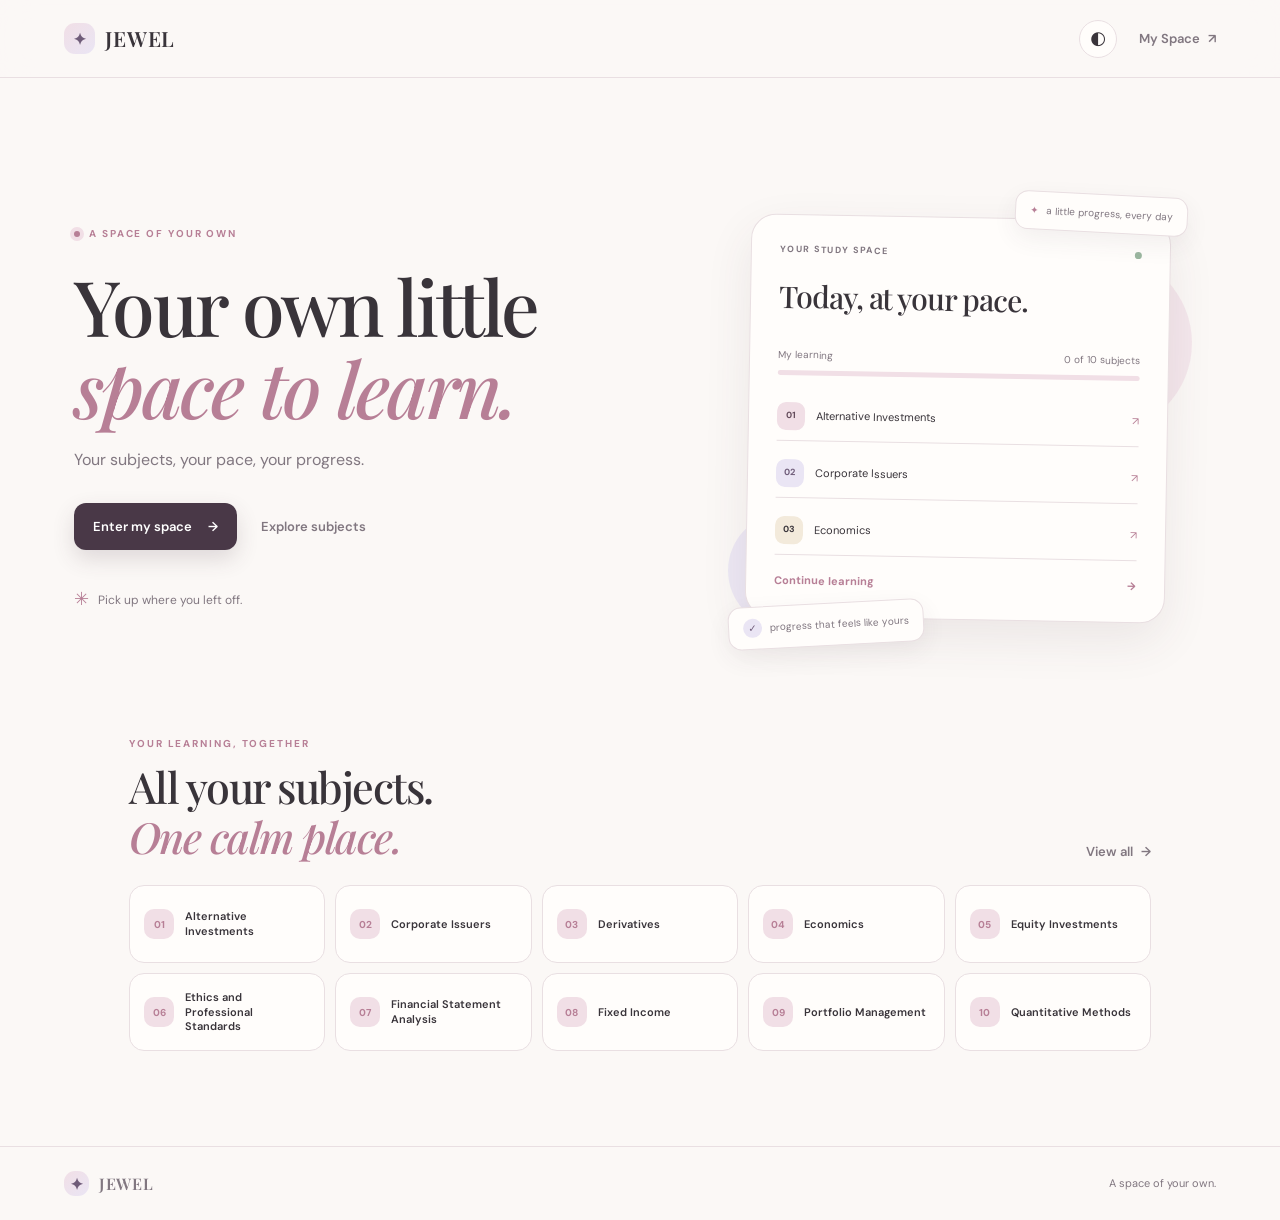
<file: index.html>
<!doctype html>
<html lang="en">
<head>
  <meta charset="utf-8">
  <meta name="viewport" content="width=device-width, initial-scale=1">
  <meta name="theme-color" content="#fbf8f6">
  <meta name="description" content="JEWEL — your own little space to learn.">
  <title>JEWEL — Your own little space to learn</title>
  <link rel="stylesheet" href="styles.css">
  <script defer src="app.js"></script>
</head>
<body class="landing-page">
  <header class="site-header">
    <a class="wordmark" href="index.html" aria-label="JEWEL home"><span class="jewel-mark" aria-hidden="true">✦</span><span>JEWEL</span></a>
    <div class="header-actions">
      <button class="icon-button" id="themeToggle" type="button" aria-label="Toggle dark mode" title="Toggle theme">◐</button>
      <a class="quiet-link" href="dashboard.html">My Space <span aria-hidden="true">↗</span></a>
    </div>
  </header>

  <main>
    <section class="hero">
      <div class="hero-copy">
        <div class="eyebrow"><span class="eyebrow-dot"></span> A SPACE OF YOUR OWN</div>
        <h1>Your own little<br><em>space to learn.</em></h1>
        <p class="hero-subtitle">Your subjects, your pace, your progress.</p>
        <div class="hero-actions">
          <a class="button button-primary" href="dashboard.html">Enter my space <span aria-hidden="true">→</span></a>
          <a class="text-action" href="#subjects">Explore subjects</a>
        </div>
        <div class="hero-note"><span class="note-star">✳</span> Pick up where you left off.</div>
      </div>

      <div class="hero-visual" aria-label="Preview of a personal study space">
        <div class="floating-note note-top"><span class="tiny-spark">✦</span> a little progress, every day</div>
        <div class="study-card">
          <div class="study-card-top"><span class="card-kicker">YOUR STUDY SPACE</span><span class="status-dot"></span></div>
          <div class="study-card-title">Today, at your pace.</div>
          <div class="progress-label"><span>My learning</span><span id="landingProgressLabel">0 of 10 subjects</span></div>
          <div class="progress-track"><span id="landingProgressBar" style="width:0%"></span></div>
          <div class="mini-subjects">
            <div class="mini-subject"><span class="mini-icon rose">01</span><span>Alternative Investments</span><span class="mini-arrow">↗</span></div>
            <div class="mini-subject"><span class="mini-icon lavender">02</span><span>Corporate Issuers</span><span class="mini-arrow">↗</span></div>
            <div class="mini-subject"><span class="mini-icon cream">03</span><span>Economics</span><span class="mini-arrow">↗</span></div>
          </div>
          <a class="card-continue" href="dashboard.html">Continue learning <span aria-hidden="true">→</span></a>
        </div>
        <div class="floating-note note-bottom"><span class="little-check">✓</span> progress that feels like yours</div>
        <div class="decorative-orb orb-one"></div><div class="decorative-orb orb-two"></div>
      </div>
    </section>

    <section class="subjects-preview" id="subjects">
      <div class="section-heading">
        <div><div class="eyebrow">YOUR LEARNING, TOGETHER</div><h2>All your subjects.<br><em>One calm place.</em></h2></div>
        <a class="quiet-link" href="dashboard.html">View all <span aria-hidden="true">→</span></a>
      </div>
      <div class="subject-strip" id="landingSubjects" aria-label="Subject list"></div>
    </section>
  </main>

  <footer class="site-footer"><a class="wordmark footer-wordmark" href="index.html"><span class="jewel-mark" aria-hidden="true">✦</span><span>JEWEL</span></a><span>A space of your own.</span></footer>
</body>
</html>
</file>
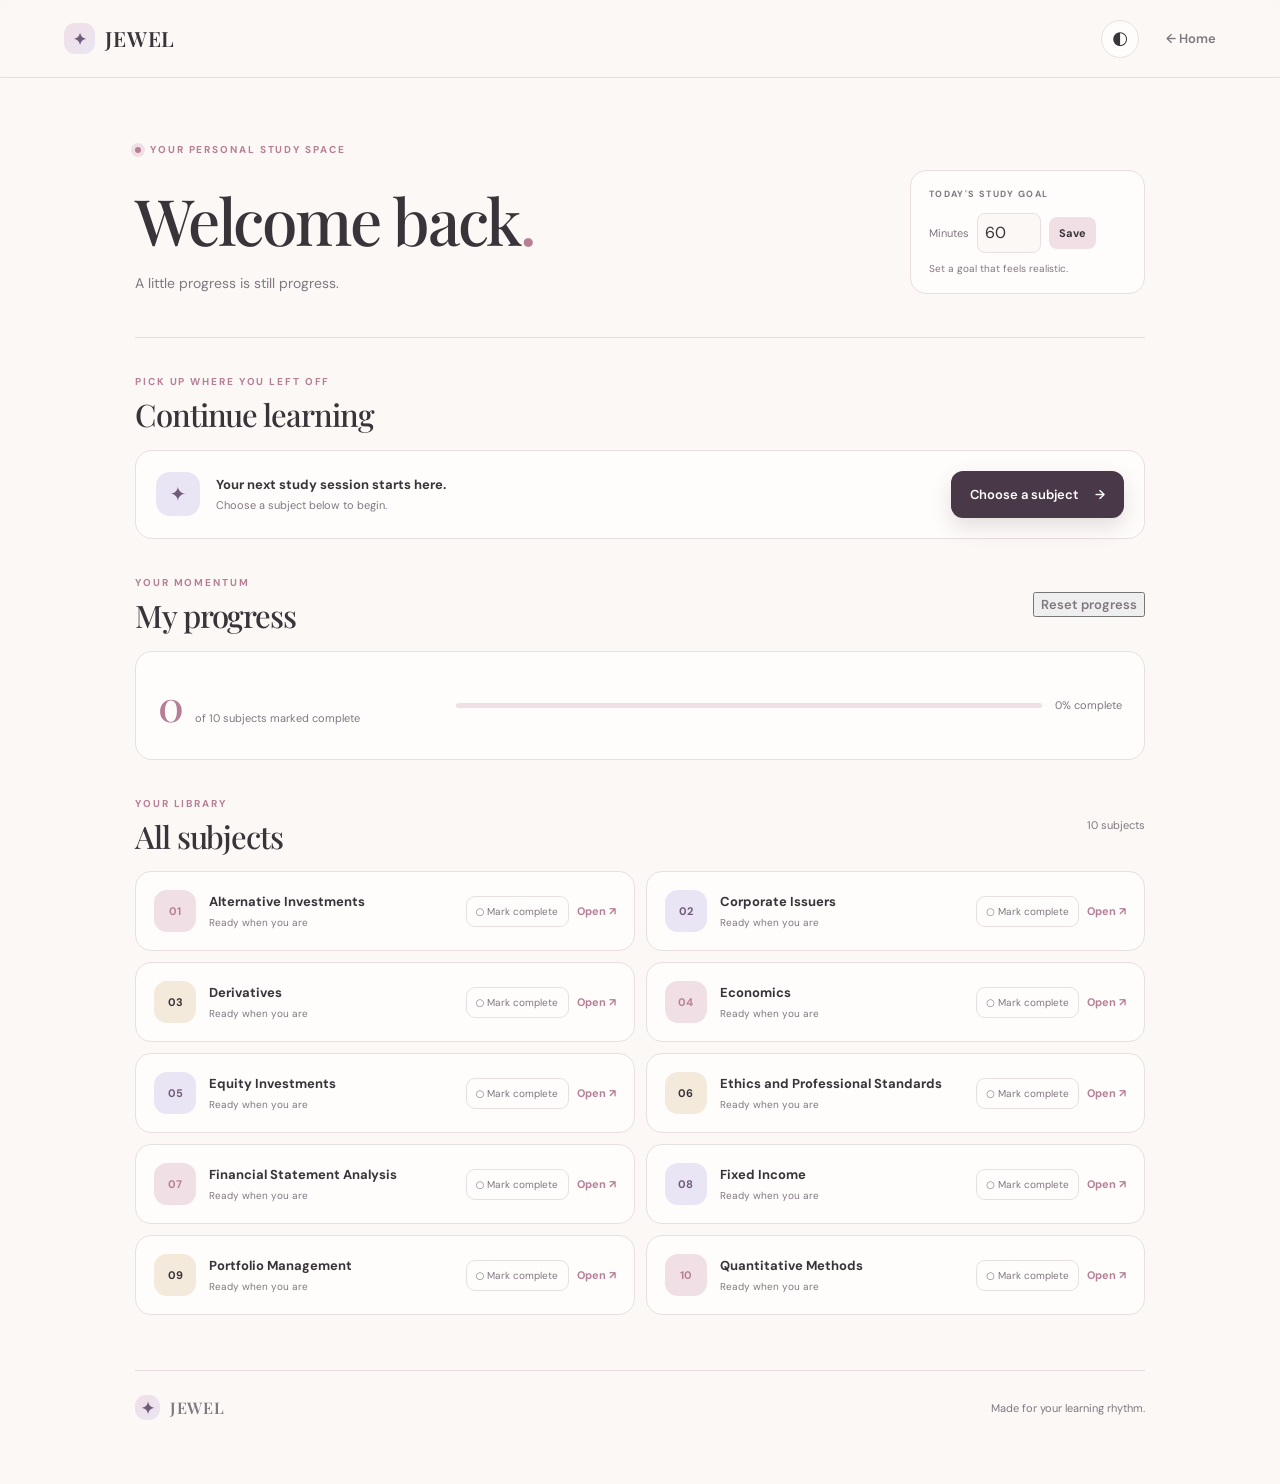
<file: dashboard.html>
<!doctype html>
<html lang="en">
<head>
  <meta charset="utf-8">
  <meta name="viewport" content="width=device-width, initial-scale=1">
  <meta name="theme-color" content="#fbf8f6">
  <meta name="description" content="Your personal JEWEL study space.">
  <title>My Space — JEWEL</title>
  <link rel="stylesheet" href="styles.css">
  <script defer src="app.js"></script>
</head>
<body class="dashboard-page">
  <header class="site-header dashboard-header">
    <a class="wordmark" href="index.html" aria-label="JEWEL home"><span class="jewel-mark" aria-hidden="true">✦</span><span>JEWEL</span></a>
    <div class="header-actions">
      <button class="icon-button" id="themeToggle" type="button" aria-label="Toggle dark mode" title="Toggle theme">◐</button>
      <a class="quiet-link" href="index.html"><span aria-hidden="true">←</span> Home</a>
    </div>
  </header>

  <main class="dashboard-shell">
    <section class="dashboard-welcome">
      <div>
        <div class="eyebrow"><span class="eyebrow-dot"></span> YOUR PERSONAL STUDY SPACE</div>
        <h1>Welcome back<span class="period">.</span></h1>
        <p class="dashboard-subtitle">A little progress is still progress.</p>
      </div>
      <div class="goal-card">
        <div class="goal-label">TODAY'S STUDY GOAL</div>
        <div class="goal-edit"><label for="goalMinutes">Minutes</label><input id="goalMinutes" type="number" min="5" max="600" step="5" value="60"><button id="saveGoal" class="small-button" type="button">Save</button></div>
        <div class="goal-footnote">Set a goal that feels realistic.</div>
      </div>
    </section>

    <section class="continue-section" id="continueSection">
      <div class="section-heading compact-heading"><div><div class="eyebrow">PICK UP WHERE YOU LEFT OFF</div><h2>Continue learning</h2></div></div>
      <div class="continue-card" id="continueCard">
        <div class="continue-symbol">✦</div><div class="continue-copy"><strong>Your next study session starts here.</strong><span>Choose a subject below to begin.</span></div>
        <a class="button button-primary" href="#allSubjects">Choose a subject <span aria-hidden="true">→</span></a>
      </div>
    </section>

    <section class="progress-section">
      <div class="section-heading compact-heading"><div><div class="eyebrow">YOUR MOMENTUM</div><h2>My progress</h2></div><button id="resetProgress" class="text-action" type="button">Reset progress</button></div>
      <div class="progress-overview">
        <div class="progress-number"><strong id="completedCount">0</strong><span>of 10 subjects marked complete</span></div>
        <div class="overall-progress"><div class="overall-track"><span id="overallProgressBar" style="width:0%"></span></div><span id="overallProgressText">0% complete</span></div>
      </div>
    </section>

    <section class="all-subjects-section" id="allSubjects">
      <div class="section-heading compact-heading"><div><div class="eyebrow">YOUR LIBRARY</div><h2>All subjects</h2></div><span class="subject-count">10 subjects</span></div>
      <div class="subject-grid" id="subjectGrid"></div>
    </section>
    <footer class="dashboard-footer"><a class="wordmark footer-wordmark" href="index.html"><span class="jewel-mark" aria-hidden="true">✦</span><span>JEWEL</span></a><span>Made for your learning rhythm.</span></footer>
  </main>
</body>
</html>
</file>
<file: styles.css>
@import url('https://fonts.googleapis.com/css2?family=DM+Sans:wght@400;500;600;700&family=Playfair+Display:ital,wght@0,500;0,600;1,500;1,600&display=swap');
:root{--bg:#fbf8f6;--paper:#fffdfb;--ink:#39343a;--muted:#817780;--line:#e9dfe2;--rose:#b77f96;--rose-soft:#f1dfe6;--lav:#eae5f4;--lav-ink:#6f5c79;--cream:#f3eadb;--plum:#493847;--shadow:0 18px 48px rgba(73,56,71,.09);--radius:22px;color-scheme:light}
*{box-sizing:border-box}
html{scroll-behavior:smooth;scroll-padding-top:90px}
body{margin:0;background:var(--bg);color:var(--ink);font-family:'DM Sans',system-ui,-apple-system,'Segoe UI',sans-serif;line-height:1.5;min-height:100vh}
body.dark{--bg:#211c22;--paper:#2b252d;--ink:#f4edf1;--muted:#b9aeb9;--line:#463a47;--rose:#d89bb0;--rose-soft:#49323e;--lav:#382f42;--lav-ink:#d2bedb;--cream:#3a322b;--plum:#f3e9f0;--shadow:0 18px 48px rgba(0,0,0,.2);color-scheme:dark}
a{color:inherit;text-decoration:none}
button,input{font:inherit}
button,a{-webkit-tap-highlight-color:transparent}
button{cursor:pointer}
:focus-visible{outline:3px solid #b77f96;outline-offset:3px}
.site-header{height:78px;padding:0 clamp(20px,5vw,76px);display:flex;align-items:center;justify-content:space-between;border-bottom:1px solid var(--line);background:color-mix(in srgb,var(--bg) 88%,transparent);position:sticky;top:0;z-index:20;backdrop-filter:blur(16px)}
.wordmark{display:inline-flex;align-items:center;gap:10px;font-family:'Playfair Display',Georgia,serif;font-size:21px;font-weight:600;letter-spacing:.04em}
.jewel-mark{width:31px;height:31px;display:grid;place-items:center;border-radius:11px;background:linear-gradient(140deg,var(--rose-soft),var(--lav));color:var(--lav-ink);font-size:16px}
.header-actions{display:flex;align-items:center;gap:22px}
.icon-button{height:38px;width:38px;border:1px solid var(--line);background:var(--paper);border-radius:50%;color:var(--ink);font-size:18px}
.quiet-link,.text-action{font-size:13px;font-weight:600;color:var(--muted);transition:color .2s}
.quiet-link:hover,.text-action:hover{color:var(--rose)}
.quiet-link span{margin-left:5px}
.hero{max-width:1240px;margin:0 auto;padding:clamp(64px,9vw,124px) clamp(22px,5vw,54px) 90px;display:grid;grid-template-columns:1.05fr .95fr;align-items:center;gap:clamp(34px,7vw,92px);min-height:590px}
.eyebrow{font-size:10px;letter-spacing:.19em;font-weight:700;color:var(--rose);display:flex;align-items:center;gap:9px}
.eyebrow-dot{height:6px;width:6px;border-radius:50%;background:var(--rose);box-shadow:0 0 0 4px var(--rose-soft)}
h1,h2,.study-card-title{font-family:'Playfair Display',Georgia,serif;font-weight:500;letter-spacing:-.035em}
.hero h1{font-size:clamp(48px,6vw,78px);line-height:1.07;margin:23px 0 19px}
h1 em,h2 em{color:var(--rose);font-weight:500}
.hero-subtitle{color:var(--muted);font-size:16px;margin:0}
.hero-actions{display:flex;align-items:center;gap:24px;flex-wrap:wrap;margin-top:31px}
.button{display:inline-flex;align-items:center;justify-content:center;gap:16px;padding:13px 18px;border-radius:12px;font-size:13px;font-weight:600;transition:transform .2s,box-shadow .2s,background .2s;border:1px solid transparent}
.button:hover{transform:translateY(-2px)}
.button-primary{background:var(--plum);color:#fff;box-shadow:0 9px 22px rgba(73,56,71,.16)}
body.dark .button-primary{color:#211c22}
.button-primary:hover{box-shadow:0 13px 26px rgba(73,56,71,.22)}
.hero-note{font-size:12px;color:var(--muted);margin-top:36px;display:flex;align-items:center;gap:9px}
.note-star{color:var(--rose);font-size:18px}
.hero-visual{position:relative;max-width:460px;width:100%;margin:0 auto;padding:24px 20px 26px}
.study-card{position:relative;z-index:2;padding:28px;background:var(--paper);border:1px solid var(--line);border-radius:25px;box-shadow:var(--shadow);transform:rotate(1deg)}
.study-card-top{display:flex;justify-content:space-between;align-items:center}
.card-kicker,.goal-label{font-size:9px;letter-spacing:.15em;font-weight:700;color:var(--muted)}
.status-dot{height:7px;width:7px;background:#9bb7a0;border-radius:50%}
.study-card-title{font-size:30px;margin:17px 0 28px}
.progress-label{display:flex;justify-content:space-between;gap:12px;font-size:10px;color:var(--muted);margin-bottom:8px}
.progress-track,.overall-track{height:5px;border-radius:20px;background:var(--rose-soft);overflow:hidden}
.progress-track span,.overall-track span{height:100%;display:block;background:linear-gradient(90deg,var(--rose),#b9a5c9);border-radius:20px;transition:width .25s}
.mini-subjects{margin-top:17px;display:grid;gap:8px}
.mini-subject{display:flex;align-items:center;gap:11px;padding:10px 0;border-bottom:1px solid var(--line);font-size:11px}
.mini-icon{width:28px;height:28px;border-radius:9px;display:grid;place-items:center;font-size:9px;font-weight:700;color:#634b5a;flex-shrink:0}
.mini-icon.rose{background:var(--rose-soft)}.mini-icon.lavender{background:var(--lav);color:var(--lav-ink)}.mini-icon.cream{background:var(--cream);color:var(--ink)}
.mini-arrow{margin-left:auto;color:var(--rose)}
.card-continue{display:flex;justify-content:space-between;align-items:center;font-size:11px;font-weight:700;color:var(--rose);padding-top:17px}
.floating-note{position:absolute;z-index:3;background:var(--paper);border:1px solid var(--line);box-shadow:0 9px 24px rgba(73,56,71,.07);padding:11px 14px;border-radius:13px;font-size:10px;color:var(--muted);white-space:nowrap}
.note-top{top:1px;right:0;transform:rotate(3deg)}.note-bottom{bottom:0;left:0;transform:rotate(-3deg)}
.tiny-spark{color:var(--rose);margin-right:5px}.little-check{display:inline-grid;place-items:center;background:var(--lav);color:var(--lav-ink);height:19px;width:19px;border-radius:50%;margin-right:5px}
.decorative-orb{position:absolute;border-radius:50%;pointer-events:none}.orb-one{height:180px;width:180px;background:var(--rose-soft);opacity:.65;top:60px;right:-4px}.orb-two{height:115px;width:115px;background:var(--lav);opacity:.8;bottom:18px;left:0}
.subjects-preview{max-width:1130px;margin:0 auto;padding:0 clamp(22px,5vw,54px) 95px}
.section-heading{display:flex;align-items:flex-end;justify-content:space-between;gap:22px;margin-bottom:24px}
.section-heading h2{font-size:clamp(30px,4vw,43px);line-height:1.15;margin:11px 0 0}
.subject-strip{display:grid;grid-template-columns:repeat(5,minmax(0,1fr));gap:10px}
.subject-chip{min-height:78px;display:flex;align-items:center;gap:11px;padding:14px;border:1px solid var(--line);background:var(--paper);border-radius:15px;transition:transform .2s,border-color .2s}
.subject-chip:hover{transform:translateY(-2px);border-color:var(--rose)}
.subject-number{display:grid;place-items:center;flex-shrink:0;width:30px;height:30px;border-radius:10px;background:var(--rose-soft);color:var(--rose);font-size:10px;font-weight:700}
.subject-chip span:last-child{font-size:11px;line-height:1.35;font-weight:600}
.site-footer,.dashboard-footer{border-top:1px solid var(--line);padding:24px clamp(22px,5vw,76px);display:flex;align-items:center;justify-content:space-between;gap:16px;color:var(--muted);font-size:11px}
.footer-wordmark{font-size:16px}.footer-wordmark .jewel-mark{width:25px;height:25px}
.dashboard-shell{max-width:1110px;margin:0 auto;padding:64px clamp(20px,5vw,50px) 40px}
.dashboard-welcome{display:flex;align-items:flex-end;justify-content:space-between;gap:28px;padding-bottom:43px;border-bottom:1px solid var(--line)}
.dashboard-welcome h1{font-size:clamp(43px,6vw,64px);margin:15px 0 5px}
.period{color:var(--rose)}.dashboard-subtitle{color:var(--muted);margin:0;font-size:14px}
.goal-card{background:var(--paper);border:1px solid var(--line);border-radius:16px;padding:17px 18px;min-width:235px}
.goal-edit{display:flex;align-items:center;gap:8px;margin-top:12px}.goal-edit label{font-size:11px;color:var(--muted)}
.goal-edit input{width:64px;background:var(--bg);color:var(--ink);border:1px solid var(--line);border-radius:8px;padding:7px}
.small-button{border:0;background:var(--rose-soft);color:var(--ink);border-radius:8px;padding:8px 10px;font-size:11px;font-weight:700}
.goal-footnote{font-size:10px;color:var(--muted);margin-top:8px}
.continue-section,.progress-section,.all-subjects-section{padding-top:36px}
.compact-heading{align-items:center;margin-bottom:17px}
.compact-heading h2{font-size:31px;margin-top:8px}
.continue-card{display:flex;align-items:center;gap:16px;background:var(--paper);border:1px solid var(--line);border-radius:17px;padding:20px}
.continue-symbol{display:grid;place-items:center;height:44px;width:44px;border-radius:14px;background:var(--lav);color:var(--lav-ink);font-size:20px;flex-shrink:0}
.continue-copy{display:grid;gap:3px;flex:1}.continue-copy strong{font-size:13px}.continue-copy span{font-size:11px;color:var(--muted)}
.progress-overview{display:flex;align-items:center;gap:38px;background:var(--paper);border:1px solid var(--line);border-radius:17px;padding:22px}
.progress-number{display:flex;align-items:baseline;gap:11px;min-width:260px}.progress-number strong{font-family:'Playfair Display',Georgia,serif;font-size:42px;font-weight:500;color:var(--rose)}.progress-number span{font-size:11px;color:var(--muted)}
.overall-progress{flex:1;display:flex;align-items:center;gap:13px}.overall-track{flex:1}.overall-progress>span{font-size:11px;color:var(--muted);white-space:nowrap}
.subject-count{font-size:11px;color:var(--muted)}
.subject-grid{display:grid;grid-template-columns:repeat(2,minmax(0,1fr));gap:11px}
.subject-card{background:var(--paper);border:1px solid var(--line);border-radius:16px;padding:18px;display:grid;grid-template-columns:42px 1fr auto;gap:13px;align-items:center;min-width:0;transition:border-color .2s,transform .2s}
.subject-card:hover{border-color:var(--rose);transform:translateY(-2px)}
.subject-card-number{height:42px;width:42px;display:grid;place-items:center;background:var(--rose-soft);color:var(--rose);border-radius:13px;font-size:11px;font-weight:700}
.subject-card:nth-child(3n+2) .subject-card-number{background:var(--lav);color:var(--lav-ink)}
.subject-card:nth-child(3n) .subject-card-number{background:var(--cream);color:var(--ink)}
.subject-card-copy{min-width:0}.subject-card-copy strong{font-size:13px;display:block;line-height:1.35}.subject-card-copy small{font-size:10px;color:var(--muted);display:block;margin-top:5px}
.subject-card-actions{display:flex;align-items:center;gap:8px}
.subject-open{font-size:11px;font-weight:700;color:var(--rose);white-space:nowrap}
.complete-toggle{display:inline-flex;align-items:center;gap:6px;border:1px solid var(--line);background:transparent;color:var(--muted);border-radius:9px;padding:7px 9px;font-size:10px;white-space:nowrap}
.complete-toggle[aria-pressed="true"]{background:var(--lav);color:var(--lav-ink);border-color:transparent}
body.dark .complete-toggle[aria-pressed="true"]{color:var(--ink)}
.dashboard-footer{margin-top:55px;padding-left:0;padding-right:0}
@media(max-width:900px){.hero{grid-template-columns:1fr;gap:30px;padding-top:75px;min-height:auto}.hero-copy{max-width:640px}.hero-visual{width:min(100%,460px);margin:0 auto}.subject-strip{grid-template-columns:repeat(2,minmax(0,1fr))}.dashboard-welcome{align-items:flex-start;flex-direction:column}.goal-card{width:100%;min-width:0}.progress-overview{align-items:flex-start;flex-direction:column;gap:15px}.progress-number{min-width:0}.overall-progress{width:100%}}
@media(max-width:560px){.site-header{height:68px;padding:0 18px}.wordmark{font-size:19px}.header-actions{gap:13px}.icon-button{height:35px;width:35px}.hero{padding:60px 21px 62px}.hero h1{font-size:clamp(43px,13vw,61px)}.hero-visual{padding:25px 8px}.study-card{padding:21px}.study-card-title{font-size:26px}.floating-note{font-size:9px;padding:9px 10px}.note-top{right:-4px}.note-bottom{left:-4px}.subjects-preview{padding-bottom:65px}.subject-strip{grid-template-columns:1fr}.subject-chip{min-height:65px}.site-footer{padding:21px}.dashboard-shell{padding-top:43px}.dashboard-welcome h1{font-size:44px}.continue-card{align-items:flex-start;flex-wrap:wrap}.continue-copy{min-width:calc(100% - 65px)}.continue-card .button{margin-left:60px}.progress-number{align-items:flex-start;flex-direction:column;gap:0}.overall-progress{align-items:flex-start;flex-direction:column}.overall-track{width:100%;flex:auto}.subject-grid{grid-template-columns:1fr}.subject-card{grid-template-columns:36px 1fr;gap:11px;padding:14px}.subject-card-number{width:36px;height:36px}.subject-card-actions{grid-column:2;justify-content:space-between}.subject-card-copy strong{font-size:12px}}
@media(prefers-reduced-motion:reduce){*,*::before,*::after{scroll-behavior:auto!important;animation-duration:.01ms!important;animation-iteration-count:1!important;transition-duration:.01ms!important}}
</file>
